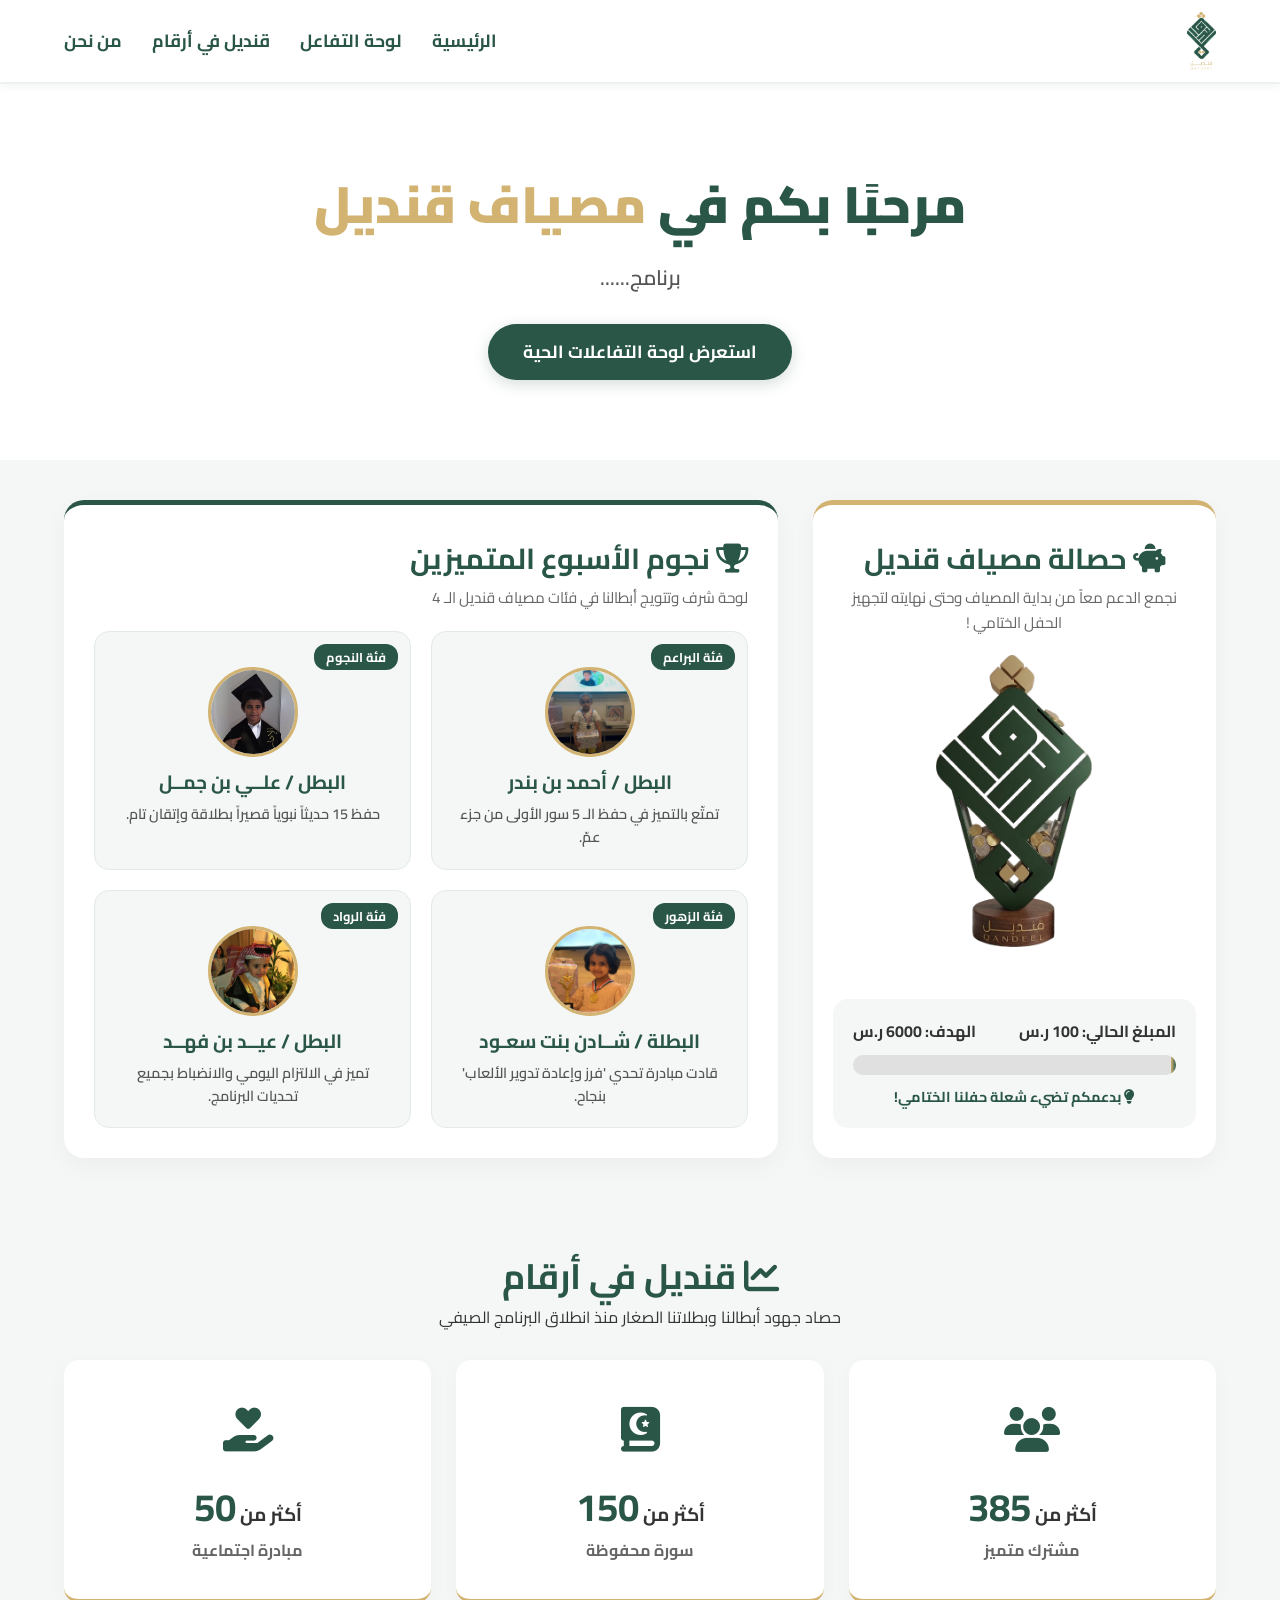
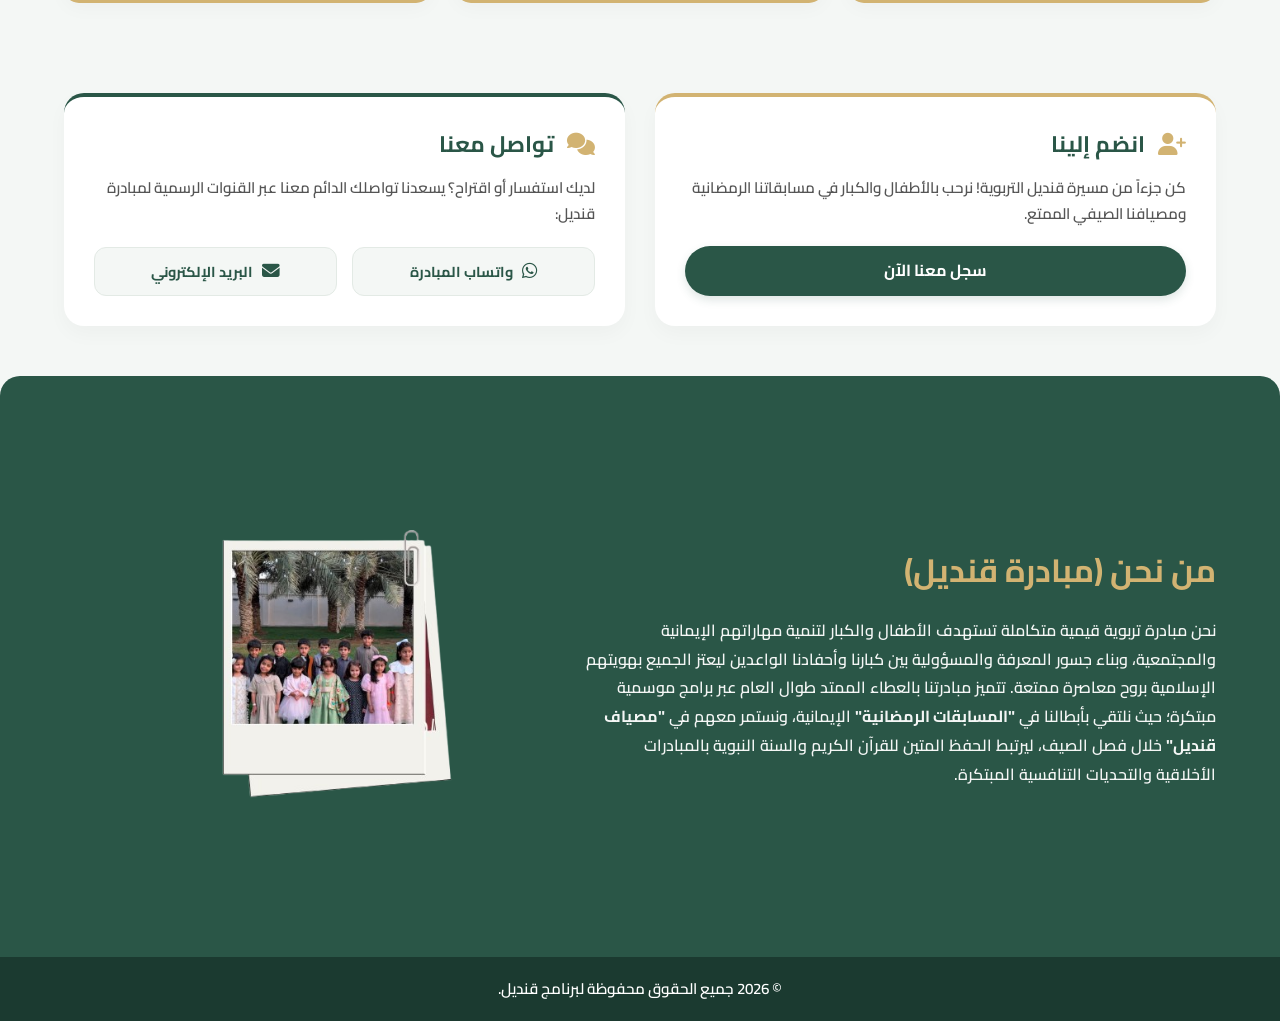
<file: index.html>
<!DOCTYPE html>
<html lang="ar" dir="rtl">
<head>
    <meta charset="UTF-8">
    <meta name="viewport" content="width=device-width, initial-scale=1.0">
    <title>مصياف قنديل | البرنامج الصيفي للأطفال</title>
    <!-- استدعاء خط Cairo المعتمد -->
    <link rel="preconnect" href="https://fonts.googleapis.com">
    <link rel="preconnect" href="https://fonts.gstatic.com" crossorigin>
    <link href="https://fonts.googleapis.com/css2?family=Cairo:wght@400;600;700;900&display=swap" rel="stylesheet">
    <!-- مكتبة الأيقونات Font Awesome -->
    <link rel="stylesheet" href="https://cdnjs.cloudflare.com/ajax/libs/font-awesome/6.4.0/css/all.min.css">
    <link rel="stylesheet" href="styleq.css">
</head>
<body>

    <!-- الهيدر / شريط التنقل -->
    <header>
        <div class="container navbar">
            <div class="logo">
                <a href="#hero"><img src="شفاف%20%20قنديل.png" alt="شعار مصياف قنديل" class="nav-logo"></a>
            </div>
            <nav>
                <ul>
                    <li><a href="#hero">الرئيسية</a></li>
                    <li><a href="#main-dashboard">لوحة التفاعل</a></li>
                    <li><a href="#stats">قنديل في أرقام</a></li>
                    <li><a href="#about">من نحن</a></li>
                </ul>
            </nav>
        </div>
    </header>

    <!-- القسم الرئيسي (Hero Section) -->
    <section id="hero" class="hero-section">
        <div class="container hero-content">
            <h1>مرحبًا بكم في <span class="brand-name">مصياف قنديل</span></h1>
            <p>برنامج......</p>
            <a href="#main-dashboard" class="btn-primary">استعرض لوحة التفاعلات الحية</a>
        </div>
    </section>

    <!-- لوحة التفاعل الرئيسية (المقسمة لعمودين يمين ويسار) -->
    <section id="main-dashboard" class="dashboard-section">
        <div class="container dashboard-grid">

            <!-- العمود الأيمن: الحصالة ممتدة بالطول -->
            <div class="right-column-box">
                <div class="section-title-box">
                    <h2><i class="fa-solid fa-piggy-bank"></i> حصالة مصياف قنديل</h2>
                    <p>نجمع الدعم معاً من بداية المصياف وحتى نهايته لتجهيز الحفل الختامي !</p>
                </div>
                <!-- صورة الحصالة الكبيرة -->
                <div class="money-box-img-container">
                    <img src="حصالةقنديل.png" alt="حصالة قنديل الكبيرة" class="money-box-large-img">
                </div>
                <!-- عداد الحصالة أسفل الصورة -->
                <div class="progress-container-box">
                    <div class="progress-info">
                        <span>المبلغ الحالي: <strong id="current-amount">100</strong> ر.س</span>
                        <span>الهدف: <strong>6000</strong> ر.س</span>
                    </div>
                    <div class="progress-bar-bg">
                        <div class="progress-bar-fill" id="progress-fill" style="width: 0%;"></div>
                    </div>
                    <p class="motivation-text"><i class="fa-solid fa-lightbulb"></i> بدعمكم تضيء شعلة حفلنا الختامي!</p>
                </div>
            </div>

            <!-- العمود الأيسر والأوسط: لوحة نجوم الفئات الـ 4 -->
            <div class="left-column-stars">
                <div class="section-title-box">
                    <h2><i class="fa-solid fa-trophy"></i> نجوم الأسبوع المتميزين</h2>
                    <p>لوحة شرف وتتويج أبطالنا في فئات مصياف قنديل الـ 4</p>
                </div>

                <div class="stars-categories-grid">
                    <!-- فئة 1: البراعم -->
                    <div class="winner-card card-baraem">
                        <span class="category-tag">فئة البراعم</span>
                        <div class="winner-avatar-box">
                            <img src="winner2.jpg" alt="صورة الفائز" class="winner-img">
                        </div>
                        <div class="winner-details">
                            <h3>البطل / أحمد بن بندر</h3>
                            <p class="achievement-text">تمتّع بالتميز في حفظ الـ 5 سور الأولى من جزء عمّ.</p>
                        </div>
                    </div>

                    <!-- فئة 2: النجوم -->
                    <div class="winner-card card-stars">
                        <span class="category-tag">فئة النجوم</span>
                        <div class="winner-avatar-box">
                            <img src="ali.jpg" alt="صورة الفائز" class="winner-img">
                        </div>
                        <div class="winner-details">
                            <h3>البطل / علــي بن جمــل </h3>
                            <p class="achievement-text">حفظ 15 حديثاً نبوياً قصيراً بطلاقة وإتقان تام.</p>
                        </div>
                    </div>

                    <!-- فئة 3: الزهور -->
                    <div class="winner-card card-flowers">
                        <span class="category-tag">فئة الزهور</span>
                        <div class="winner-avatar-box">
                            <img src="winner1.jpg" alt="صورة الفائز" class="winner-img">
                        </div>
                        <div class="winner-details">
                            <h3>البطلة / شــادن بنت سعـود </h3>
                            <p class="achievement-text">قادت مبادرة تحدي 'فرز وإعادة تدوير الألعاب' بنجاح.</p>
                        </div>
                    </div>

                    <!-- فئة 4: الرواد -->
                    <div class="winner-card card-rowad">
                        <span class="category-tag">فئة الرواد</span>
                        <div class="winner-avatar-box">
                            <img src="eid.jpg" alt="صورة الفائز" class="winner-img">
                        </div>
                        <div class="winner-details">
                            <h3>البطل / عيــد بن فهــد </h3>
                            <p class="achievement-text">تميز في الالتزام اليومي والانضباط بجميع تحديات البرنامج.</p>
                        </div>
                    </div>
                </div>
            </div>

        </div>
    </section>
<!-- قسم قنديل في أرقام (الأرقام الجديدة) -->
<section id="stats" class="stats-section">
    <div class="container">
        <div class="section-title">
            <h2><i class="fa-solid fa-chart-line"></i> قنديل في أرقام</h2>
            <p>حصاد جهود أبطالنا وبطلاتنا الصغار منذ انطلاق البرنامج الصيفي</p>
        </div>
        <div class="stats-grid">
            <!-- كرت رقم 1: المشتركين -->
            <div class="stat-item">
                <div class="stat-icon"><i class="fa-solid fa-users"></i></div>
                <!-- هنا غيرنا الهدف إلى 500 وأضفنا كلمة "أكثر من" بجانب الرقم -->
                <h3>أكثر من <span class="counter" data-target="500">0</span></h3>
                <p>مشترك متميز</p>
            </div>
            <!-- كرت رقم 2: السور المحفوظة -->
            <div class="stat-item">
                <div class="stat-icon"><i class="fa-solid fa-book-quran"></i></div>
                <!-- هنا غيرنا الهدف إلى 150 -->
                <h3>أكثر من <span class="counter" data-target="150">0</span></h3>
                <p>سورة محفوظة</p>
            </div>
            <!-- كرت رقم 3: المبادرات الاجتماعية -->
            <div class="stat-item">
                <div class="stat-icon"><i class="fa-solid fa-hand-holding-heart"></i></div>
                <!-- هنا غيرنا الهدف إلى 50 -->
                <h3>أكثر من <span class="counter" data-target="50">0</span></h3>
                <p>مبادرة اجتماعية</p>
            </div>
        </div>
    </div>
</section>

    <!-- قسم انضم إلينا والتواصل -->
<section id="connect" class="connect-section">
    <div class="container connect-grid">

        <!-- بطاقة انضم إلينا -->
        <div class="connect-card join-box">
            <h3><i class="fa-solid fa-user-plus"></i> انضم إلينا</h3>
            <p>كن جزءاً من مسيرة قنديل التربوية! نرحب بالأطفال والكبار في مسابقاتنا الرمضانية ومصيافنا الصيفي الممتع.</p>
            <a href="https://chat.whatsapp.com/KPNoigsbJTEI9pqOmeyUr5?mode=gi_t" target="_blank" class="btn-connect">سجل معنا الآن</a>
        </div>

        <!-- بطاقة تواصل معنا -->
        <div class="connect-card contact-box">
            <h3><i class="fa-solid fa-comments"></i> تواصل معنا</h3>
            <p>لديك استفسار أو اقتراح؟ يسعدنا تواصلك الدائم معنا عبر القنوات الرسمية لمبادرة قنديل:</p>
            <div class="contact-links">
                <a href="https://wa.me/966579517751" target="_blank" class="contact-item">
                    <i class="fa-brands fa-whatsapp"></i> واتساب المبادرة
                </a>
                <a href="mailto:info@qandeel.com" class="contact-item">
                    <i class="fa-solid fa-envelope"></i> البريد الإلكتروني
                </a>
            </div>
        </div>

    </div>
</section>

    <!-- قسم من نحن المطور (نص يمين وصورة يسار) -->
<section id="about" class="about-section">
    <div class="container about-grid">

        <!-- الجزء الأيمن: النص والعنوان -->
        <div class="about-text">
            <h2>من نحن (مبادرة قنديل)</h2>
            <p>
                نحن مبادرة تربوية قيمية متكاملة تستهدف الأطفال والكبار لتنمية مهاراتهم الإيمانية والمجتمعية، وبناء جسور المعرفة والمسؤولية بين كبارنا وأحفادنا الواعدين ليعتز الجميع بهويتهم الإسلامية بروح معاصرة ممتعة.
                تتميز مبادرتنا بالعطاء الممتد طوال العام عبر برامج موسمية مبتكرة؛ حيث نلتقي بأبطالنا في <strong>"المسابقات الرمضانية"</strong> الإيمانية، ونستمر معهم في <strong>"مصياف قنديل"</strong> خلال فصل الصيف، ليرتبط الحفظ المتين للقرآن الكريم والسنة النبوية بالمبادرات الأخلاقية والتحديات التنافسية المبتكرة.
            </p>
        </div>

        <!-- الجزء الأيسر: الحاوية وبداخلها الصورة -->
        <div class="about-gallery-single">
            <img src="صورةجماعية.png" alt="لقطات من فعاليات ومسابقات مبادرة قنديل" class="combined-gallery-img">
        </div>

    </div>
</section>

    <!-- الفوتر -->
    <footer>
        <div class="container">
            <p>&copy; 2026 جميع الحقوق محفوظة لبرنامج قنديل.</p>
        </div>
    </footer>

    <script src="script.js"></script>
</body>
</html>
</file>
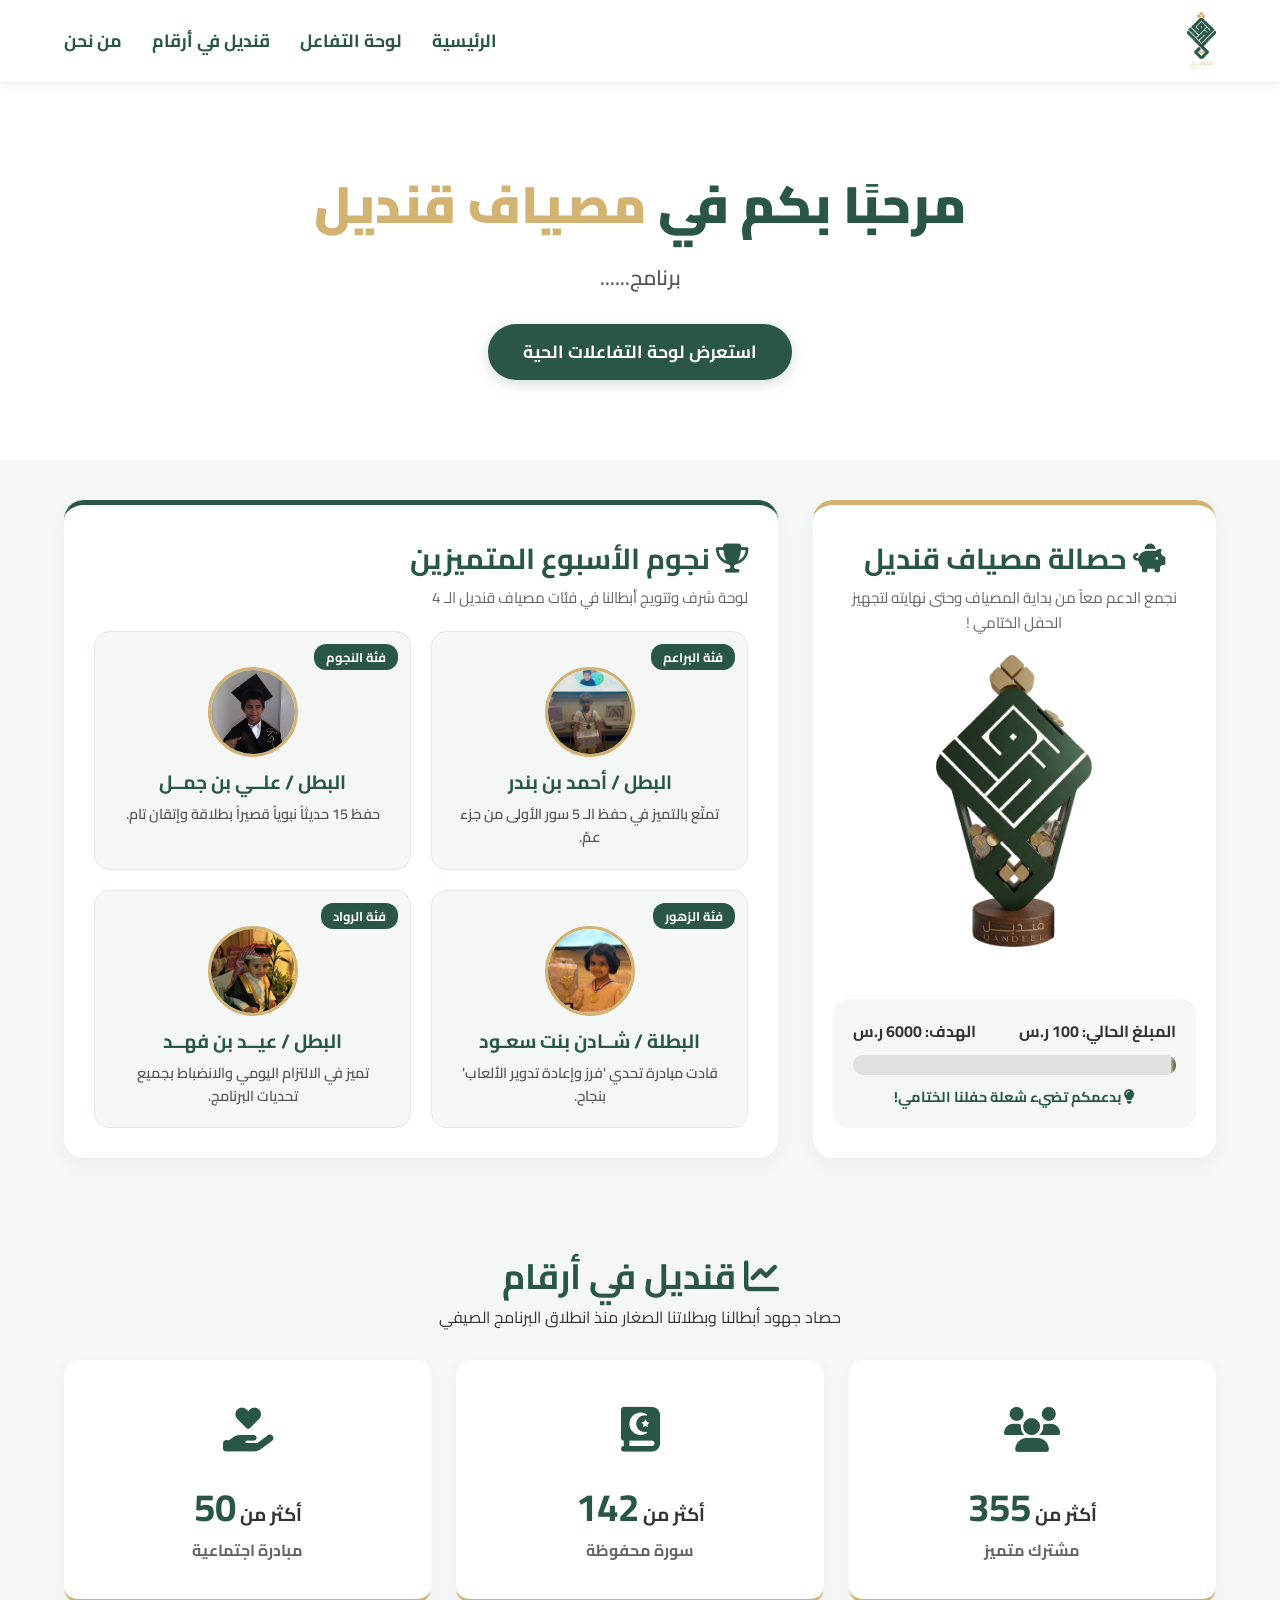
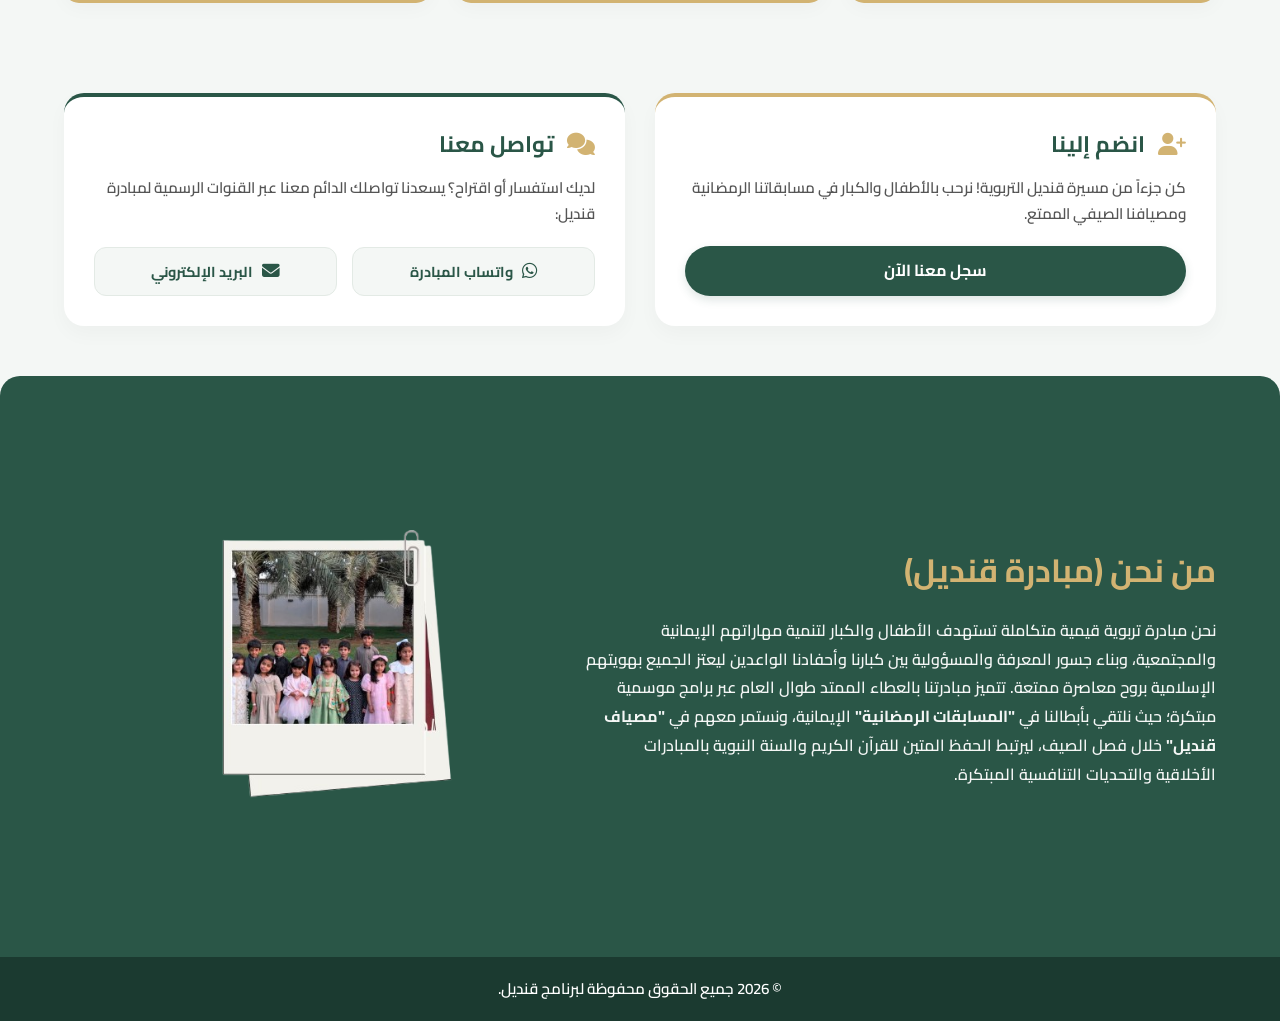
<file: qandeel.html>
<!DOCTYPE html>
<html lang="ar" dir="rtl">
<head>
    <meta charset="UTF-8">
    <meta name="viewport" content="width=device-width, initial-scale=1.0">
    <title>مصياف قنديل | البرنامج الصيفي للأطفال</title>
    <!-- استدعاء خط Cairo المعتمد -->
    <link rel="preconnect" href="https://fonts.googleapis.com">
    <link rel="preconnect" href="https://fonts.gstatic.com" crossorigin>
    <link href="https://fonts.googleapis.com/css2?family=Cairo:wght@400;600;700;900&display=swap" rel="stylesheet">
    <!-- مكتبة الأيقونات Font Awesome -->
    <link rel="stylesheet" href="https://cdnjs.cloudflare.com/ajax/libs/font-awesome/6.4.0/css/all.min.css">
    <link rel="stylesheet" href="styleq.css">
</head>
<body>

    <!-- الهيدر / شريط التنقل -->
    <header>
        <div class="container navbar">
            <div class="logo">
                <a href="#hero"><img src="شفاف%20%20قنديل.png" alt="شعار مصياف قنديل" class="nav-logo"></a>
            </div>
            <nav>
                <ul>
                    <li><a href="#hero">الرئيسية</a></li>
                    <li><a href="#main-dashboard">لوحة التفاعل</a></li>
                    <li><a href="#stats">قنديل في أرقام</a></li>
                    <li><a href="#about">من نحن</a></li>
                </ul>
            </nav>
        </div>
    </header>

    <!-- القسم الرئيسي (Hero Section) -->
    <section id="hero" class="hero-section">
        <div class="container hero-content">
            <h1>مرحبًا بكم في <span class="brand-name">مصياف قنديل</span></h1>
            <p>برنامج......</p>
            <a href="#main-dashboard" class="btn-primary">استعرض لوحة التفاعلات الحية</a>
        </div>
    </section>

    <!-- لوحة التفاعل الرئيسية (المقسمة لعمودين يمين ويسار) -->
    <section id="main-dashboard" class="dashboard-section">
        <div class="container dashboard-grid">

            <!-- العمود الأيمن: الحصالة ممتدة بالطول -->
            <div class="right-column-box">
                <div class="section-title-box">
                    <h2><i class="fa-solid fa-piggy-bank"></i> حصالة مصياف قنديل</h2>
                    <p>نجمع الدعم معاً من بداية المصياف وحتى نهايته لتجهيز الحفل الختامي !</p>
                </div>
                <!-- صورة الحصالة الكبيرة -->
                <div class="money-box-img-container">
                    <img src="حصالةقنديل.png" alt="حصالة قنديل الكبيرة" class="money-box-large-img">
                </div>
                <!-- عداد الحصالة أسفل الصورة -->
                <div class="progress-container-box">
                    <div class="progress-info">
                        <span>المبلغ الحالي: <strong id="current-amount">100</strong> ر.س</span>
                        <span>الهدف: <strong>6000</strong> ر.س</span>
                    </div>
                    <div class="progress-bar-bg">
                        <div class="progress-bar-fill" id="progress-fill" style="width: 0%;"></div>
                    </div>
                    <p class="motivation-text"><i class="fa-solid fa-lightbulb"></i> بدعمكم تضيء شعلة حفلنا الختامي!</p>
                </div>
            </div>

            <!-- العمود الأيسر والأوسط: لوحة نجوم الفئات الـ 4 -->
            <div class="left-column-stars">
                <div class="section-title-box">
                    <h2><i class="fa-solid fa-trophy"></i> نجوم الأسبوع المتميزين</h2>
                    <p>لوحة شرف وتتويج أبطالنا في فئات مصياف قنديل الـ 4</p>
                </div>

                <div class="stars-categories-grid">
                    <!-- فئة 1: البراعم -->
                    <div class="winner-card card-baraem">
                        <span class="category-tag">فئة البراعم</span>
                        <div class="winner-avatar-box">
                            <img src="winner2.jpg" alt="صورة الفائز" class="winner-img">
                        </div>
                        <div class="winner-details">
                            <h3>البطل / أحمد بن بندر</h3>
                            <p class="achievement-text">تمتّع بالتميز في حفظ الـ 5 سور الأولى من جزء عمّ.</p>
                        </div>
                    </div>

                    <!-- فئة 2: النجوم -->
                    <div class="winner-card card-stars">
                        <span class="category-tag">فئة النجوم</span>
                        <div class="winner-avatar-box">
                            <img src="ali.jpg" alt="صورة الفائز" class="winner-img">
                        </div>
                        <div class="winner-details">
                            <h3>البطل / علــي بن جمــل </h3>
                            <p class="achievement-text">حفظ 15 حديثاً نبوياً قصيراً بطلاقة وإتقان تام.</p>
                        </div>
                    </div>

                    <!-- فئة 3: الزهور -->
                    <div class="winner-card card-flowers">
                        <span class="category-tag">فئة الزهور</span>
                        <div class="winner-avatar-box">
                            <img src="winner1.jpg" alt="صورة الفائز" class="winner-img">
                        </div>
                        <div class="winner-details">
                            <h3>البطلة / شــادن بنت سعـود </h3>
                            <p class="achievement-text">قادت مبادرة تحدي 'فرز وإعادة تدوير الألعاب' بنجاح.</p>
                        </div>
                    </div>

                    <!-- فئة 4: الرواد -->
                    <div class="winner-card card-rowad">
                        <span class="category-tag">فئة الرواد</span>
                        <div class="winner-avatar-box">
                            <img src="eid.jpg" alt="صورة الفائز" class="winner-img">
                        </div>
                        <div class="winner-details">
                            <h3>البطل / عيــد بن فهــد </h3>
                            <p class="achievement-text">تميز في الالتزام اليومي والانضباط بجميع تحديات البرنامج.</p>
                        </div>
                    </div>
                </div>
            </div>

        </div>
    </section>
<!-- قسم قنديل في أرقام (الأرقام الجديدة) -->
<section id="stats" class="stats-section">
    <div class="container">
        <div class="section-title">
            <h2><i class="fa-solid fa-chart-line"></i> قنديل في أرقام</h2>
            <p>حصاد جهود أبطالنا وبطلاتنا الصغار منذ انطلاق البرنامج الصيفي</p>
        </div>
        <div class="stats-grid">
            <!-- كرت رقم 1: المشتركين -->
            <div class="stat-item">
                <div class="stat-icon"><i class="fa-solid fa-users"></i></div>
                <!-- هنا غيرنا الهدف إلى 500 وأضفنا كلمة "أكثر من" بجانب الرقم -->
                <h3>أكثر من <span class="counter" data-target="500">0</span></h3>
                <p>مشترك متميز</p>
            </div>
            <!-- كرت رقم 2: السور المحفوظة -->
            <div class="stat-item">
                <div class="stat-icon"><i class="fa-solid fa-book-quran"></i></div>
                <!-- هنا غيرنا الهدف إلى 150 -->
                <h3>أكثر من <span class="counter" data-target="150">0</span></h3>
                <p>سورة محفوظة</p>
            </div>
            <!-- كرت رقم 3: المبادرات الاجتماعية -->
            <div class="stat-item">
                <div class="stat-icon"><i class="fa-solid fa-hand-holding-heart"></i></div>
                <!-- هنا غيرنا الهدف إلى 50 -->
                <h3>أكثر من <span class="counter" data-target="50">0</span></h3>
                <p>مبادرة اجتماعية</p>
            </div>
        </div>
    </div>
</section>

    <!-- قسم انضم إلينا والتواصل -->
<section id="connect" class="connect-section">
    <div class="container connect-grid">

        <!-- بطاقة انضم إلينا -->
        <div class="connect-card join-box">
            <h3><i class="fa-solid fa-user-plus"></i> انضم إلينا</h3>
            <p>كن جزءاً من مسيرة قنديل التربوية! نرحب بالأطفال والكبار في مسابقاتنا الرمضانية ومصيافنا الصيفي الممتع.</p>
            <a href="https://chat.whatsapp.com/KPNoigsbJTEI9pqOmeyUr5?mode=gi_t" target="_blank" class="btn-connect">سجل معنا الآن</a>
        </div>

        <!-- بطاقة تواصل معنا -->
        <div class="connect-card contact-box">
            <h3><i class="fa-solid fa-comments"></i> تواصل معنا</h3>
            <p>لديك استفسار أو اقتراح؟ يسعدنا تواصلك الدائم معنا عبر القنوات الرسمية لمبادرة قنديل:</p>
            <div class="contact-links">
                <a href="https://wa.me/966579517751" target="_blank" class="contact-item">
                    <i class="fa-brands fa-whatsapp"></i> واتساب المبادرة
                </a>
                <a href="mailto:info@qandeel.com" class="contact-item">
                    <i class="fa-solid fa-envelope"></i> البريد الإلكتروني
                </a>
            </div>
        </div>

    </div>
</section>

    <!-- قسم من نحن المطور (نص يمين وصورة يسار) -->
<section id="about" class="about-section">
    <div class="container about-grid">

        <!-- الجزء الأيمن: النص والعنوان -->
        <div class="about-text">
            <h2>من نحن (مبادرة قنديل)</h2>
            <p>
                نحن مبادرة تربوية قيمية متكاملة تستهدف الأطفال والكبار لتنمية مهاراتهم الإيمانية والمجتمعية، وبناء جسور المعرفة والمسؤولية بين كبارنا وأحفادنا الواعدين ليعتز الجميع بهويتهم الإسلامية بروح معاصرة ممتعة.
                تتميز مبادرتنا بالعطاء الممتد طوال العام عبر برامج موسمية مبتكرة؛ حيث نلتقي بأبطالنا في <strong>"المسابقات الرمضانية"</strong> الإيمانية، ونستمر معهم في <strong>"مصياف قنديل"</strong> خلال فصل الصيف، ليرتبط الحفظ المتين للقرآن الكريم والسنة النبوية بالمبادرات الأخلاقية والتحديات التنافسية المبتكرة.
            </p>
        </div>

        <!-- الجزء الأيسر: الحاوية وبداخلها الصورة -->
        <div class="about-gallery-single">
            <img src="صورةجماعية.png" alt="لقطات من فعاليات ومسابقات مبادرة قنديل" class="combined-gallery-img">
        </div>

    </div>
</section>

    <!-- الفوتر -->
    <footer>
        <div class="container">
            <p>&copy; 2026 جميع الحقوق محفوظة لبرنامج قنديل.</p>
        </div>
    </footer>

    <script src="script.js"></script>
</body>
</html>
</file>
<file: styleq.css>
/* إعدادات المتغيرات والألوان بناءً على هوية قنديل */
:root {
    --primary-color: #2A5647;   /* الأخضر الداكن المعتمد للهوية */
    --accent-color: #D2B372;    /* الذهبي المعتمد (شعلة النور) */
    --light-bg: #f4f7f5;        /* خلفية مريحة */
    --white: #ffffff;
    --text-color: #333333;
    --transition: all 0.4s ease;
}

* {
    margin: 0;
    padding: 0;
    box-sizing: border-box;
    font-family: 'Cairo', sans-serif;
}

html {
    scroll-behavior: smooth;
}

body {
    background-color: var(--light-bg);
    color: var(--text-color);
    line-height: 1.6;
}

.container {
    width: 90%;
    max-width: 1300px;
    margin: 0 auto;
}

/* --- الهيدر (خلفية بيضاء وخط بولد) --- */
header {
    background-color: var(--white);
    padding: 12px 0;
    position: sticky;
    top: 0;
    z-index: 1000;
    box-shadow: 0 2px 10px rgba(0, 0, 0, 0.05);
    border-bottom: 2px solid #eef2ef;
}

.navbar {
    display: flex;
    justify-content: space-between;
    align-items: center;
}

.nav-logo {
    height: 58px;
    width: auto;
    display: block;
    transition: var(--transition);
}

.nav-logo:hover {
    transform: scale(1.03);
}

nav ul {
    display: flex;
    list-style: none;
}

nav ul li {
    margin-right: 30px;
}

nav ul li a {
    color: var(--primary-color);
    text-decoration: none;
    font-size: 1.1rem;
    font-weight: 700;
    transition: var(--transition);
}

nav ul li a:hover {
    color: var(--accent-color);
}

/* --- قسم الترحيب (Hero) --- */
.hero-section {
    background: var(--white);
    padding: 80px 0;
    text-align: center;
}

.hero-content h1 {
    font-size: 3.2rem;
    color: var(--primary-color);
    margin-bottom: 15px;
    font-weight: 900;
}

.hero-content .brand-name {
    color: var(--accent-color);
}

.hero-content p {
    color: #555555;
    font-size: 1.3rem;
    max-width: 850px;
    margin: 0 auto 30px auto;
    font-weight: 600;
}

.btn-primary {
    background-color: var(--primary-color);
    color: var(--white);
    padding: 14px 35px;
    border-radius: 30px;
    text-decoration: none;
    font-weight: 700;
    font-size: 1.1rem;
    transition: var(--transition);
    display: inline-block;
    box-shadow: 0 4px 15px rgba(42, 86, 71, 0.2);
}

.btn-primary:hover {
    background-color: var(--accent-color);
    color: var(--primary-color);
}

/* --- الهيكل الرئيسي الجديد (العمودين بالطول) --- */
.dashboard-section {
    padding: 40px 0;
}

.dashboard-grid {
    display: grid;
    grid-template-columns: 35% 62%; /* توزيع اليمين للحصالة واليسار للنجوم */
    gap: 3%;
    align-items: start;
}

.section-title-box h2 {
    color: var(--primary-color);
    font-size: 1.8rem;
    margin-bottom: 5px;
    font-weight: 700;
}

.section-title-box p {
    color: #666;
    font-size: 0.95rem;
    margin-bottom: 20px;
}

/* تصميم بوكس الحصالة بالطول */
.right-column-box {
    background-color: var(--white);
    padding: 30px 20px;
    border-radius: 20px;
    box-shadow: 0 8px 25px rgba(0,0,0,0.04);
    border-top: 5px solid var(--accent-color);
    text-align: center;
}

.money-box-img-container {
    margin: 20px 0;
}

.money-box-large-img {
    max-width: 43%;
    height: auto;
    animation: pulse 2.5s infinite alternate; /* أنيميشن نبض تفاعلي خفيف للحصالة */
}

@keyframes pulse {
    0% { transform: scale(1); }
    100% { transform: scale(1.04); }
}

.progress-container-box {
    background-color: var(--light-bg);
    padding: 20px;
    border-radius: 15px;
    margin-top: 15px;
}

.progress-info {
    display: flex;
    justify-content: space-between;
    font-size: 1rem;
    font-weight: 700;
    margin-bottom: 10px;
}

.progress-bar-bg {
    background-color: #e0e0e0;
    height: 20px;
    border-radius: 10px;
    overflow: hidden;
}

.progress-bar-fill {
    background: linear-gradient(90deg, var(--accent-color), var(--primary-color));
    height: 100%;
    transition: width 1.5s ease-in-out;
}

.motivation-text {
    font-size: 0.9rem;
    color: var(--primary-color);
    font-weight: 700;
    margin-top: 10px;
}

/* تصميم لوحة شرف النجوم الـ 4 معاً */
.left-column-stars {
    background-color: var(--white);
    padding: 30px;
    border-radius: 20px;
    box-shadow: 0 8px 25px rgba(0,0,0,0.04);
    border-top: 5px solid var(--primary-color);
}

.stars-categories-grid {
    display: grid;
    grid-template-columns: 1fr 1fr; /* كرتين في كل سطر */
    gap: 20px;
}

.winner-card {
    background: var(--light-bg);
    border-radius: 15px;
    padding: 20px;
    position: relative;
    display: flex;
    flex-direction: column;
    align-items: center;
    text-align: center;
    transition: var(--transition);
    border: 1px solid #e3eae5;
}

.winner-card:hover {
    transform: translateY(-5px);
    box-shadow: 0 10px 20px rgba(42, 86, 71, 0.08);
}

.category-tag {
    position: absolute;
    top: 12px;
    right: 12px;
    background-color: var(--primary-color);
    color: var(--white);
    padding: 3px 12px;
    border-radius: 12px;
    font-size: 0.8rem;
    font-weight: 700;
}

/* البوكس الدائري لصورة الطفل الفائز */
.winner-avatar-box {
    width: 90px;
    height: 90px;
    border-radius: 50%;
    border: 3px solid var(--accent-color);
    overflow: hidden;
    margin: 15px 0 10px 0;
    background-color: #ddd;
}

.winner-img {
    width: 100%;
    height: 100%;
    object-fit: cover;
}

.winner-details h3 {
    color: var(--primary-color);
    font-size: 1.2rem;
    font-weight: 700;
    margin-bottom: 5px;
}

.achievement-text {
    font-size: 0.9rem;
    color: #555;
    font-weight: 600;
}

/* --- قسم الأرقام (في الأسفل) --- */
.section-title {
    text-align: center;
    margin: 50px 0 30px 0;
}

.section-title h2 {
    color: var(--primary-color);
    font-size: 2.2rem;
    font-weight: 700;
}

.stats-grid {
    display: grid;
    grid-template-columns: repeat(auto-fit, minmax(260px, 1fr));
    gap: 25px;
    margin-bottom: 40px;
}

.stat-item {
    background-color: var(--white);
    padding: 35px 20px;
    border-radius: 15px;
    text-align: center;
    box-shadow: 0 5px 20px rgba(0,0,0,0.03);
    border-bottom: 4px solid var(--accent-color);
}

.stat-icon {
    font-size: 2.8rem;
    color: var(--primary-color);
    margin-bottom: 10px;
}

.counter {
    font-size: 2.4rem;
    color: var(--primary-color);
    font-weight: 700;
}

.stat-item p {
    font-weight: 700;
    color: #666;
}
.about-section {
    background-color: var(--primary-color);
    color: var(--white);
    padding: 60px 0;
    border-radius: 20px 20px 0 0;
}

/* تفعيل الـ Grid المباشر على الحاوية لتقسيم النص والصورة */
.about-grid {
    display: grid;
    grid-template-columns: 55% 40%; /* 55% لليمين و 40% لليسار */
    gap: 5%;
    align-items: center;
}

.about-text h2 {
    color: var(--accent-color);
    font-size: 2rem;
    margin-bottom: 20px;
    font-weight: 700;
    text-align: right; /* محاذاة العنوان لليمين */
}

.about-text p {
    font-size: 1rem;
    font-weight: 600;
    text-align: right; /* محاذاة النص لليمين */
    line-height: 1.8;
    opacity: 0.95;
}

/* تنسيق الصورة وحاويتها على اليسار */
.about-gallery-single {
    width: 80%;
    border-radius: 0;         /* إزالة انحناء الحواف المسبق */
    overflow: visible;         /* السماح للصورة بالظهور بكامل تفاصيل تصميمها المائل */
    box-shadow: none;         /* إزالة الظل الخارجي تماماً */
    border: none;             /* إزالة الإطار الذهبي تماماً */
    background-color: transparent; /* جعل الخلفية شفافة بالكامل */
}

.combined-gallery-img {
    width: 100%;
    height: auto;
    display: block;
    object-fit: contain;       /* لضمان عدم اقتطاع أي جزء من أطراف الصورة */
}

/* التجاوب مع الجوال */
@media (max-width: 992px) {
    .about-grid {
        grid-template-columns: 1fr; /* عمود واحد في الشاشات الصغيرة */
        gap: 30px;
    }
}
/* --- الفوتر --- */
footer {
    background-color: #1b3a30;
    color: var(--white);
    text-align: center;
    padding: 20px 0;
    font-weight: 600;
    font-size: 0.95rem;
}

/* مرونة شاشات الموبايل */
@media (max-width: 992px) {
    .dashboard-grid { grid-template-columns: 1fr; gap: 30px; }
    .stars-categories-grid { grid-template-columns: 1fr; }
    .navbar { flex-direction: column; gap: 15px; }
    nav ul li { margin: 0 12px; }
}

/* --- تنسيق قسم انضم إلينا وتواصل معنا --- */
.connect-section {
    padding: 50px 0;
    background-color: var(--light-bg);
}

.connect-grid {
    display: grid;
    grid-template-columns: 1fr 1fr; /* تقسيم الشاشة إلى كرتين متساويين */
    gap: 30px;
}

.connect-card {
    background-color: var(--white);
    padding: 30px;
    border-radius: 20px;
    box-shadow: 0 8px 20px rgba(0, 0, 0, 0.03);
    text-align: right;
    display: flex;
    flex-direction: column;
    justify-content: space-between;
}

/* تمييز كرت الانضمام بلمسة من اللون الذهبي */
.join-box {
    border-top: 4px solid var(--accent-color);
}

/* تمييز كرت التواصل بلمسة من اللون الأخضر الداكن */
.contact-box {
    border-top: 4px solid var(--primary-color);
}

.connect-card h3 {
    color: var(--primary-color);
    font-size: 1.4rem;
    font-weight: 700;
    margin-bottom: 12px;
}

.connect-card h3 i {
    color: var(--accent-color);
    margin-left: 8px;
}

.connect-card p {
    font-size: 0.95rem;
    color: #555;
    font-weight: 600;
    line-height: 1.7;
    margin-bottom: 20px;
}

/* أزرار التفاعل */
.btn-connect {
    background-color: var(--primary-color);
    color: var(--white);
    padding: 12px 25px;
    border-radius: 25px;
    text-decoration: none;
    font-weight: 700;
    font-size: 1rem;
    text-align: center;
    transition: var(--transition);
    display: inline-block;
    box-shadow: 0 4px 10px rgba(42, 86, 71, 0.15);
}

.btn-connect:hover {
    background-color: var(--accent-color);
    color: var(--primary-color);
}

/* روابط الاتصال السريع */
.contact-links {
    display: flex;
    gap: 15px;
    flex-wrap: wrap;
}

.contact-item {
    flex: 1;
    min-width: 140px;
    background-color: var(--light-bg);
    color: var(--primary-color);
    padding: 12px;
    border-radius: 12px;
    text-decoration: none;
    font-weight: 700;
    font-size: 0.9rem;
    text-align: center;
    transition: var(--transition);
    border: 1px solid #e3eae5;
}

.contact-item i {
    margin-left: 6px;
    font-size: 1.1rem;
}

.contact-item:hover {
    background-color: var(--primary-color);
    color: var(--white);
    border-color: var(--primary-color);
}

/* التوافق مع الجوال */
@media (max-width: 768px) {
    .connect-grid {
        grid-template-columns: 1fr; /* جعل الكروت فوق بعضها في الجوال */
        gap: 20px;
    }
}
</file>
